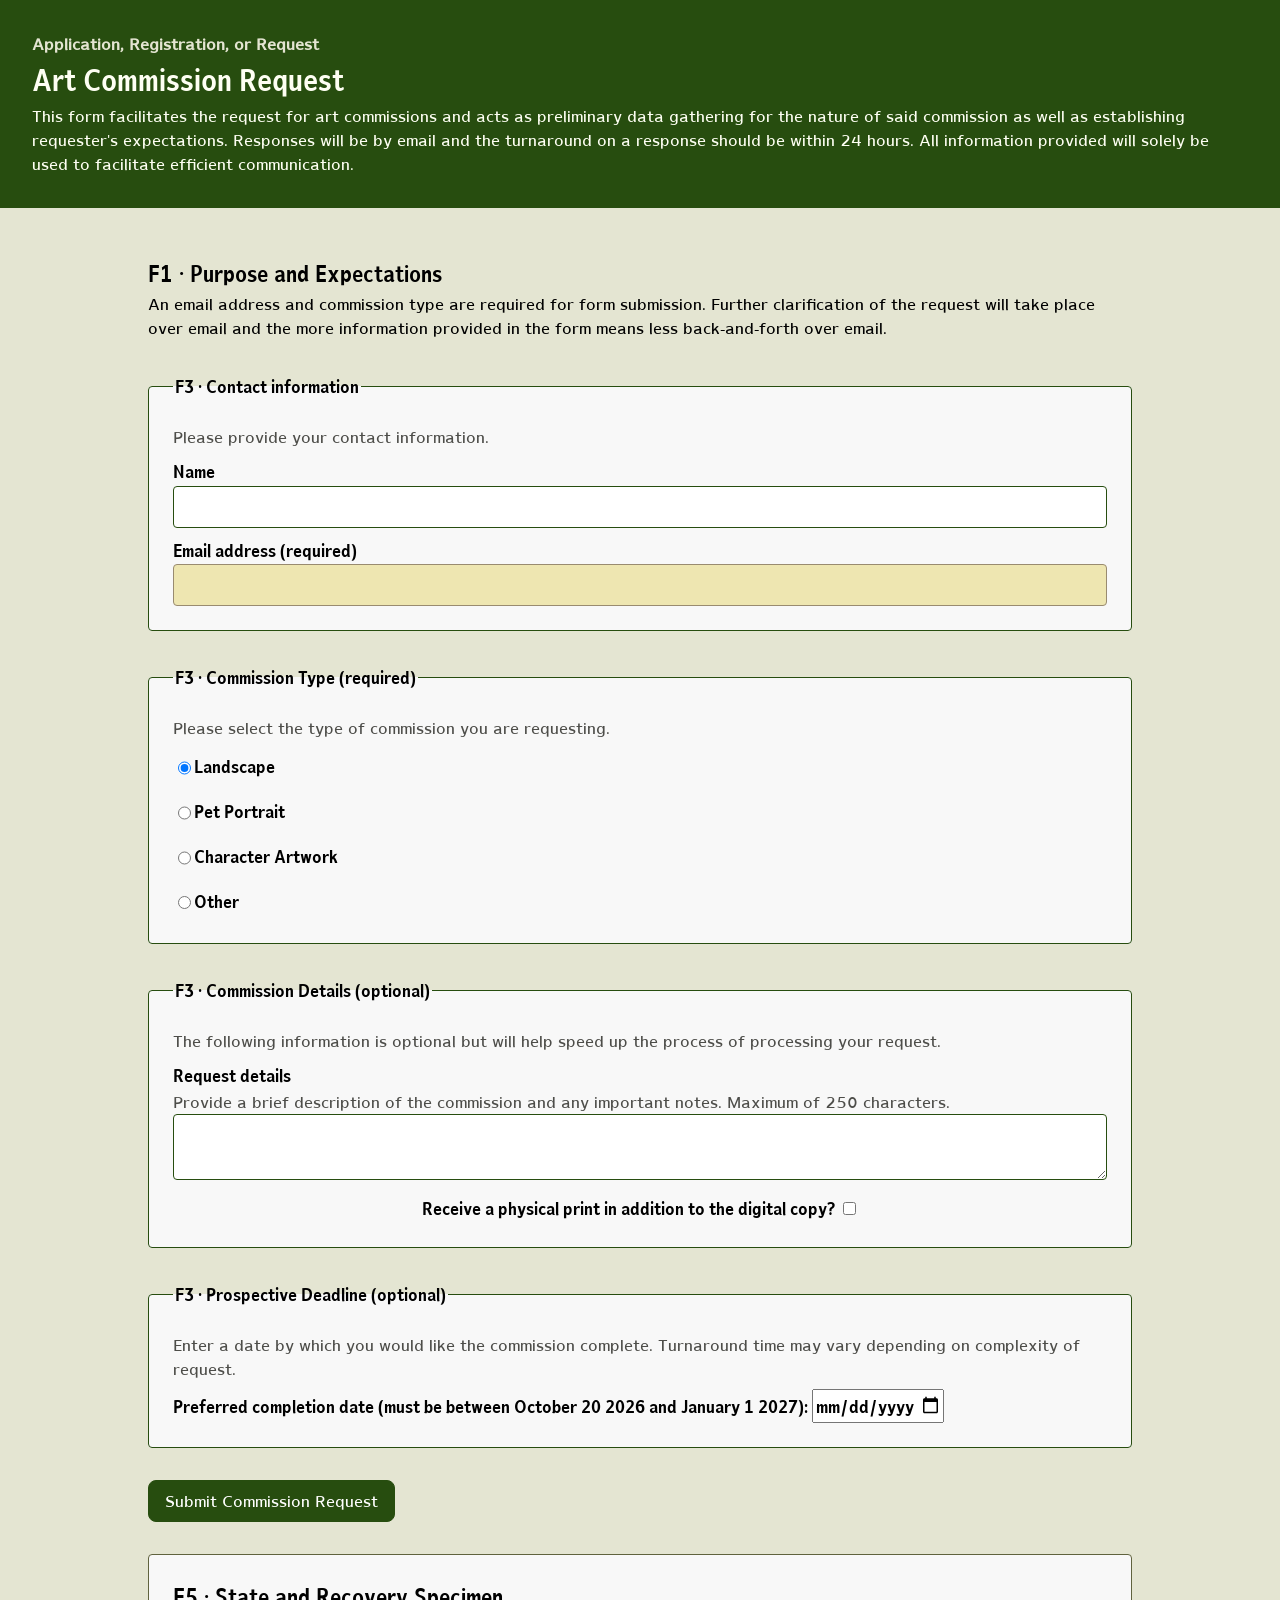
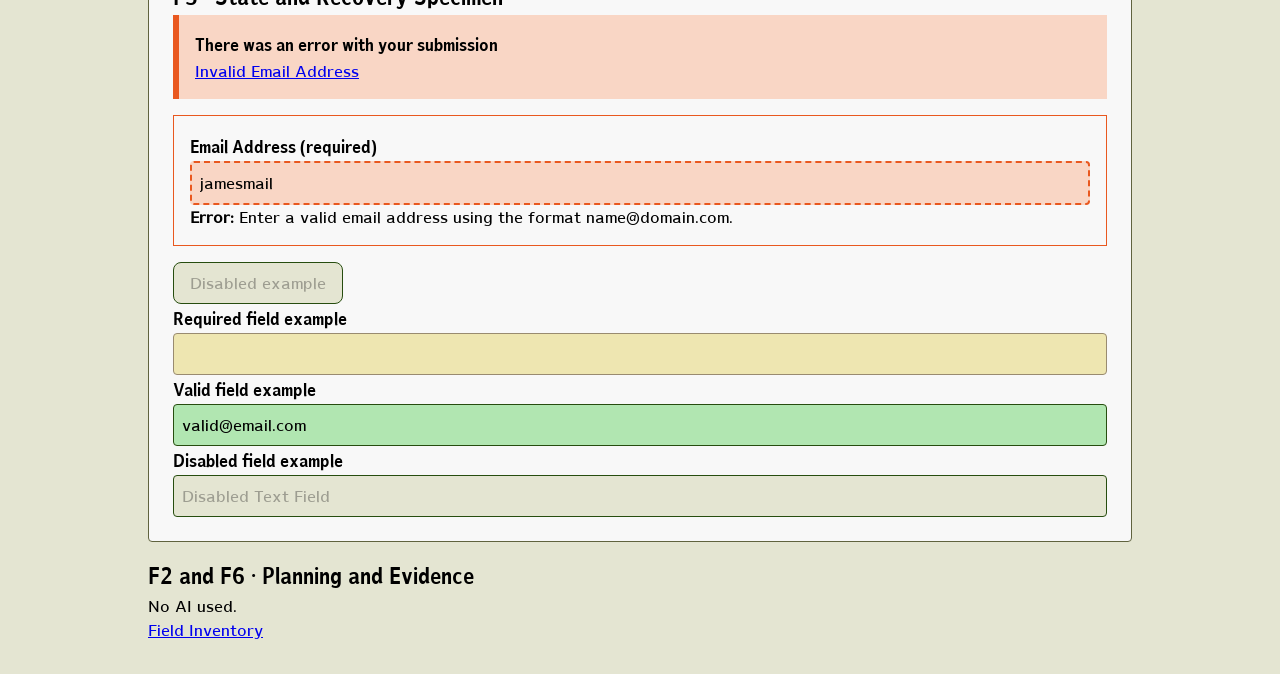
<file: index.html>
<!doctype html>
<html lang="en">
    <head>
        <meta charset="utf-8">
        <meta name="viewport" content="width=device-width,initial-scale=1">
        <title>Inclusive Form Flow</title><link rel="stylesheet" href="styles.css">
    </head>
    <body>
        <header class="page-header">
            <p class="eyebrow">Application, Registration, or Request</p>
            <h1>Art Commission Request</h1>
            <p class="lede">This form facilitates the request for art commissions and acts as preliminary data gathering for the nature of said commission as well as establishing requester's expectations.
                Responses will be by email and the turnaround on a response should be within 24 hours. All information provided will solely be used to facilitate efficient communication.
            </p>
        </header>
        <main>
            <section id="expectations">
                <h2>F1 · Purpose and Expectations</h2>
                <p>An email address and commission type are required for form submission. Further clarification of the request will take place over email and the more information provided in the form means less back-and-forth over email.
                </p>
            </section>
            <form  method="get">
                <fieldset class="card">
                    <legend>F3 · Contact information</legend>
                    <p class="help">Please provide your contact information.</p>
                    <div class="field">
                        <label for="name">Name</label>
                        <input id="name" name="name" type="text" autocomplete="name">
                        <span></span>
                    </div>
                    <div class="field">
                        <label for="email">Email address (required)</label>
                        <input id="email" name="email" type="email" autocomplete="email" required>
                        <span></span>
                    </div>
                </fieldset>
                <fieldset class="card">
                    <legend>F3 · Commission Type (required)</legend>
                    <p class="help">Please select the type of commission you are requesting.</p>
                    <label class="choice">
                        <input type="radio" name="commission" value="landscape" checked> Landscape</label>
                        <label class="choice"><input type="radio" name="commission" value="pet-portrait"> Pet Portrait</label>
                        <label class="choice"><input type="radio" name="commission" value="character-art"> Character Artwork</label>
                        <label class="choice"><input type="radio" name="commission" value="other"> Other</label>
                    </fieldset>
                    <fieldset class="card">
                    <legend>F3 · Commission Details (optional)</legend>
                    <p class="help">The following information is optional but will help speed up the process of processing your request.</p>
                    <div class="field">
                        <label for="details">Request details</label>
                        <p class="help" id="details-help">Provide a brief description of the commission and any important notes. Maximum of 250 characters.</p>
                        <textarea id="details" name="details" aria-describedby="details-help" maxlength="250"></textarea>
                    </div>
                    <label for="print" id="select-print">Receive a physical print in addition to the digital copy? <input id="print" type="checkbox" name="print" value="yes"></label>
                    </fieldset>
                    <fieldset class="card">
                        <legend>F3 · Prospective Deadline (optional)</legend>
                        <p class="help">Enter a date by which you would like the commission complete. Turnaround time may vary depending on complexity of request.</p>
                        <label for="deadline">Preferred completion date (must be between October 20 2026 and January 1 2027): <input id="deadline" type="date" name="deadline" min="2026-10-20" max="2027-01-01"></label>
                    </fieldset>
                    <button type="submit">Submit Commission Request</button>
                </form>
                <section id="states" class="card-secondary">
                    <h2>F5 · State and Recovery Specimen</h2>
                    <div class="error-summary">
                        <h3>There was an error with your submission</h3>
                        <p><a href="#error-example">Invalid Email Address</a></p>
                    </div>
                    <div class="field field-error">
                        <label for="error-example">Email Address (required)</label>
                        <input id="error-example" type="email" value="jamesmail" aria-invalid="true" aria-describedby="error-message">
                        <p id="error-message"><strong>Error:</strong> Enter a valid email address using the format name@domain.com.</p>
                    </div>
                    <button type="button" disabled>Disabled example</button>
                    <div>
                        <label for="required-field">Required field example</label>
                        <input id="required-field" type="text" required>

                        <label for="valid-field">Valid field example</label>
                        <input id="valid-field" type="email" value="valid@email.com">

                        <label for="disabled-field">Disabled field example</label>
                        <input id="disabled-field" type="text" disabled value="Disabled Text Field">
                    </div>
                </section>
                <section id="documentation">
                    <h2>F2 and F6 · Planning and Evidence</h2>
                    <p>No AI used.
                        <br>
                        <a href="field-inventory-template.html">Field Inventory</a>
                    </p>
                </section>
            </main>
        </body>
        </html>
</file>
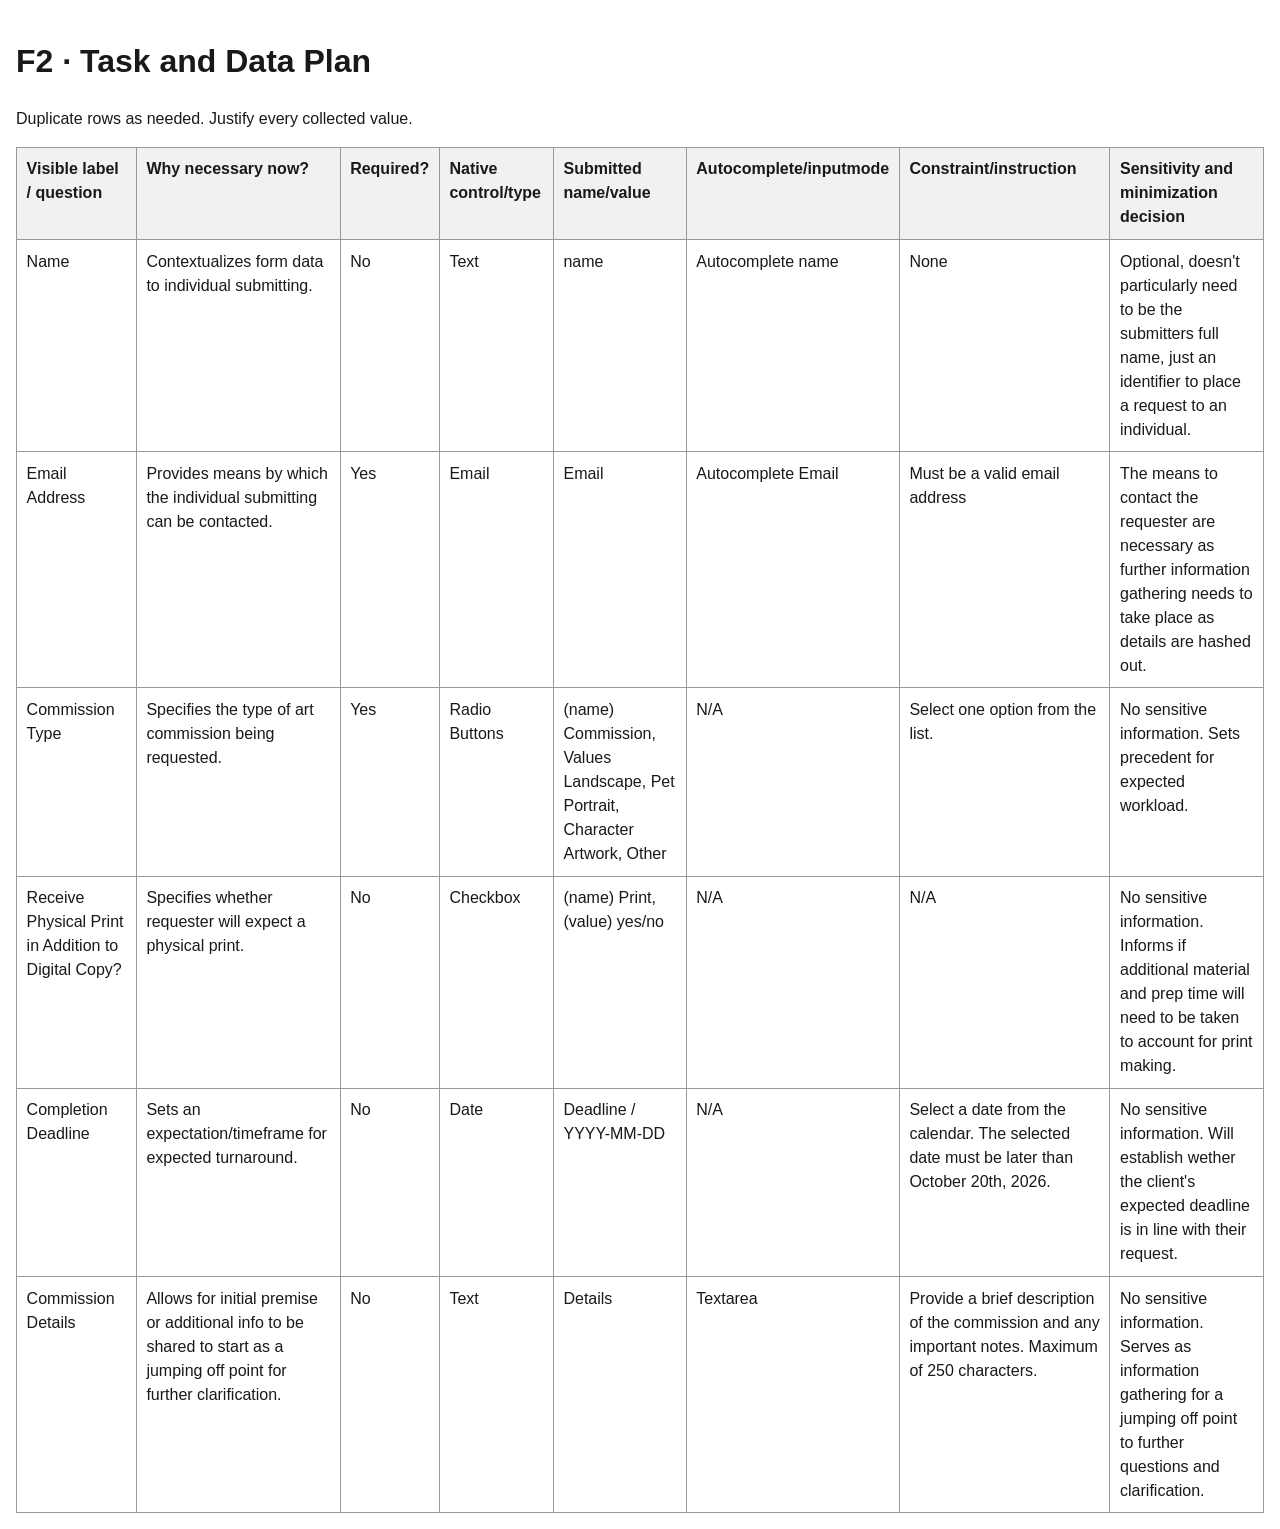
<file: field-inventory-template.html>
<!doctype html>
<html lang="en">
    <head>
        <meta charset="utf-8">
        <meta name="viewport" content="width=device-width,initial-scale=1">
        <title>Field Inventory</title>
        <style>
        body{
            font-family:Arial,sans-serif;
            line-height:1.5;
            max-width:80rem;
            margin:auto;
            padding:1rem;
            color:#191919;
        }
        table{
            width:100%;
            border-collapse:collapse;
        }
        th,td{
            padding:.6rem;
            border:1px solid #999;
            text-align:left;
            vertical-align:top;
        }
        th{
            background:#f1f1f1;
        }
        </style>
        </head>
        <body>
            <h1>F2 · Task and Data Plan</h1>
            <p>Duplicate rows as needed. Justify every collected value.</p>
            <table>
                <thead>
                    <tr>
                        <th>Visible label / question</th>
                        <th>Why necessary now?</th>
                        <th>Required?</th>
                        <th>Native control/type</th>
                        <th>Submitted name/value</th>
                        <th>Autocomplete/inputmode</th>
                        <th>Constraint/instruction</th>
                        <th>Sensitivity and minimization decision</th>
                    </tr>
                </thead>
                <tbody>
                    <tr>
                        <td>Name</td>
                        <td>Contextualizes form data to individual submitting.</td>
                        <td>No</td>
                        <td>Text</td>
                        <td>name</td>
                        <td>Autocomplete name</td>
                        <td>None</td>
                        <td>Optional, doesn't particularly need to be the submitters full name, just an identifier to place a request to an individual.</td>
                    </tr>
                    <tr>
                        <td>Email Address</td>
                        <td>Provides means by which the individual submitting can be contacted.</td>
                        <td>Yes</td>
                        <td>Email</td>
                        <td>Email</td>
                        <td>Autocomplete Email</td>
                        <td>Must be a valid email address</td>
                        <td>The means to contact the requester are necessary as further information gathering needs to take place as details are hashed out.</td>
                    </tr>
                    <tr>
                        <td>Commission Type</td>
                        <td>Specifies the type of art commission being requested.</td>
                        <td>Yes</td>
                        <td>Radio Buttons</td>
                        <td>(name) Commission, Values Landscape, Pet Portrait, Character Artwork, Other</td>
                        <td>N/A</td>
                        <td>Select one option from the list.</td>
                        <td>No sensitive information. Sets precedent for expected workload.</td>
                    </tr>
                    <tr>
                        <td>Receive Physical Print in Addition to Digital Copy?</td>
                        <td>Specifies whether requester will expect a physical print.</td>
                        <td>No</td>
                        <td>Checkbox</td>
                        <td>(name) Print, (value) yes/no</td>
                        <td>N/A</td>
                        <td>N/A</td>
                        <td>No sensitive information. Informs if additional material and prep time will need to be taken to account for print making.</td>
                    </tr>
                    <tr>
                        <td>Completion Deadline</td>
                        <td>Sets an expectation/timeframe for expected turnaround.</td>
                        <td>No</td>
                        <td>Date</td>
                        <td>Deadline / YYYY-MM-DD</td>
                        <td>N/A</td>
                        <td>Select a date from the calendar. The selected date must be later than October 20th, 2026.</td>
                        <td>No sensitive information. Will establish wether the client's expected deadline is in line with their request.</td>
                    </tr>
                    <tr>
                        <td>Commission Details</td>
                        <td>Allows for initial premise or additional info to be shared to start as a jumping off point for further clarification.</td>
                        <td>No</td>
                        <td>Text</td>
                        <td>Details</td>
                        <td>Textarea</td>
                        <td>Provide a brief description of the commission and any important notes. Maximum of 250 characters.</td>
                        <td>No sensitive information. Serves as information gathering for a jumping off point to further questions and clarification.</td>
                    </tr>
                </tbody>
            </table>
        </body>
        </html>
</file>
<file: styles.css>
@font-face {
    font-family: 'LT Veritas Cond';
    src: url('LTVeritas-BoldCondensed.woff2') format('woff2'),
        url('LTVeritas-BoldCondensed.woff') format('woff');
    font-weight: bold;
    font-style: normal;
    font-display: swap;
}
/* I swapped cocogoose for a condensed bold version of LT Veritas 
since the Cocogoose font was a trial and didn't support numbers. */

@font-face {
    font-family: 'LT Veritas Med';
    src: url('LTVeritas-Medium.woff2') format('woff2'),
        url('LTVeritas-Medium.woff') format('woff');
    font-weight: 500;
    font-style: normal;
    font-display: swap;
}


/* Providing a predictable basis for layout sizing and spacing */
*, *::before, *::after { box-sizing: border-box; }

/* Margin reset to allow for more control from author styling */
body, h1, h2, h3, h4, p, figure{
    margin: 0;
}

/* Line height for better readability */
body{
    line-height: 1.5;
}

/* Media Responsiveness */
img, figure, svg{
    max-width: 100%;
    height: auto;
    display: block;
}

/* Font inheritance for form elements */
input, button, select, textarea{
    font: inherit;
}

/* End of selective reset */

:root{
    --background-color: #E4E5D2; /* Body Background Color */
    --main-text-color: #000000; /* Main Text Color */
    --main-accent-color: #274D0F; /* Main Accent Color (links, header, etc.) */
    --text-secondary-color: #fefff3; /*Secondary Text Color in case of dark backgrounds */
    --secondary-accent-color: #60633e; /* Secondary Accent Color */

    --surface-color: #F8F8F8; /* Card Background Color */
    --card-radius: 0.25rem; /* Card Border Radius */

    --background-notice: #EEE6B1; /* Notice Background Color */
    --border-notice: #998b70; /* Notice Border Color */

    --error-background: #ef946b;
    --error-bg-light: #f9d6c5;
    --error: #e9581f;
    --success-background: #b1e6b1;
    --success: #1f9e1f;

    --button-background: #274D0F; /* Button Background Color */
    --button-radius: .5rem; /* Button Border Radius */
    --button-text-size: 1rem; /* Button Text Size */
    --button-hover:  #60633e; /* Button Background color on hover */
    --button-text: #FFFFFF; /* Button Text Color */

    --disabled-background: #E4E5D2; /* Disabled Button Background Color */
    --disabled-text: #9d9d91; /* Disabled Button Text Color */

    --heading-font-main: 'LT Veritas Cond', sans-serif; /* Heading (h1) Font */
    --heading-font-sub: 'LT Veritas Cond', sans-serif; /* Sub Heading (h2, h3, h4) Font */
    --body-font: 'LT Veritas Med', 'Arial', sans-serif; /* Body Font */
}

body{
    background-color: var(--background-color);
    font-family: var(--body-font);
}

header{
    background-color: var(--main-accent-color);
    color: var(--text-secondary-color);
    padding: 2rem;
}

.eyebrow{
    color: var(--background-color);
    font-weight: bold;
}

main{
    max-width: 1000px;
    margin: 2rem auto;
    padding: 0 .5rem;
}

h1{
    font-family: var(--heading-font-main);
    font-size: clamp(1.8rem, 2.5vw, 2.8rem);
}

h2, h3, h4{
    font-family: var(--heading-font-sub);
    padding-top: 1rem;
}

button{
    background-color: var(--button-background);
    color: var(--button-text);
    border: 1px solid var(--main-accent-color);
    border-radius: var(--button-radius);
    font-size: var(--button-text-size);
    padding: .5rem 1rem;
}
button:hover{
    background-color: var(--button-hover);
}

.card{
    background-color: var(--surface-color);
    padding: 1.5rem;
    border: 1px solid var(--main-accent-color);
    border-radius: var(--card-radius);
}

.card-secondary{
    background-color: var(--surface-color);
    padding: 1.5rem;
    border: 1px solid var(--secondary-accent-color);
    border-radius: var(--card-radius);
    margin-top: 2rem;
}

.card-secondary h2{
    padding-top: 0;
}

fieldset{
    margin: 2rem 0;
    display: grid;
    gap: .5rem;
}

legend, label{
    font-size: 1.2rem;
    font-family:var(--heading-font-sub);
}

.choice{
    padding: .25rem 0;
    display: flex;
}

input[type="email"], input[type="text"], textarea{
    width: 100%;
    padding: .5rem;
    border: 1px solid var(--main-accent-color);
    border-radius: var(--card-radius);
}

#select-print{
    margin:auto;
}

.help{
    color: #4d4d49;
}


input:required{
    background-color: var(--background-notice);
    border: 1px solid var(--border-notice);
}
input:required:valid, input:user-valid{
    background-color: var(--success-background);
    border: 1px solid var(--success);
}

input:user-valid + span::before{
    content: "✓";
    color: var(--success);
}

input:user-invalid{
    background-color: var(--error-bg-light);
    border: 2px dashed var(--error);
    --main-accent-color: var(--error);
}

input:user-invalid + span::before{
    content: "✗";
    color: var(--error);
}

:focus-visible{
    outline: 2px solid var(--main-accent-color);
    outline-offset: 2px;
}

:disabled, :hover:disabled{
    background-color: var(--disabled-background);
    color: var(--disabled-text);
    cursor: not-allowed;
}

.error-summary h3{
    padding-top: 0;
}

.error-summary{
    border-left: .4rem solid var(--error);
    background-color: var(--error-bg-light);
    padding: 1rem;
}

.field-error{
    border: 1px solid var(--error);
    padding: 1rem;
    margin: 1rem 0;
}


#states input:valid{
    background-color: var(--success-background);
}


/* The reason I'm targeting this so specifically is because I'm using user-valid/invalid for
styling elsewhere so the document doesn't load with error and success fields right off rip. */
.field-error input:invalid{
    background-color: var(--error-bg-light);
    border: 2px dashed var(--error);
}
</file>
